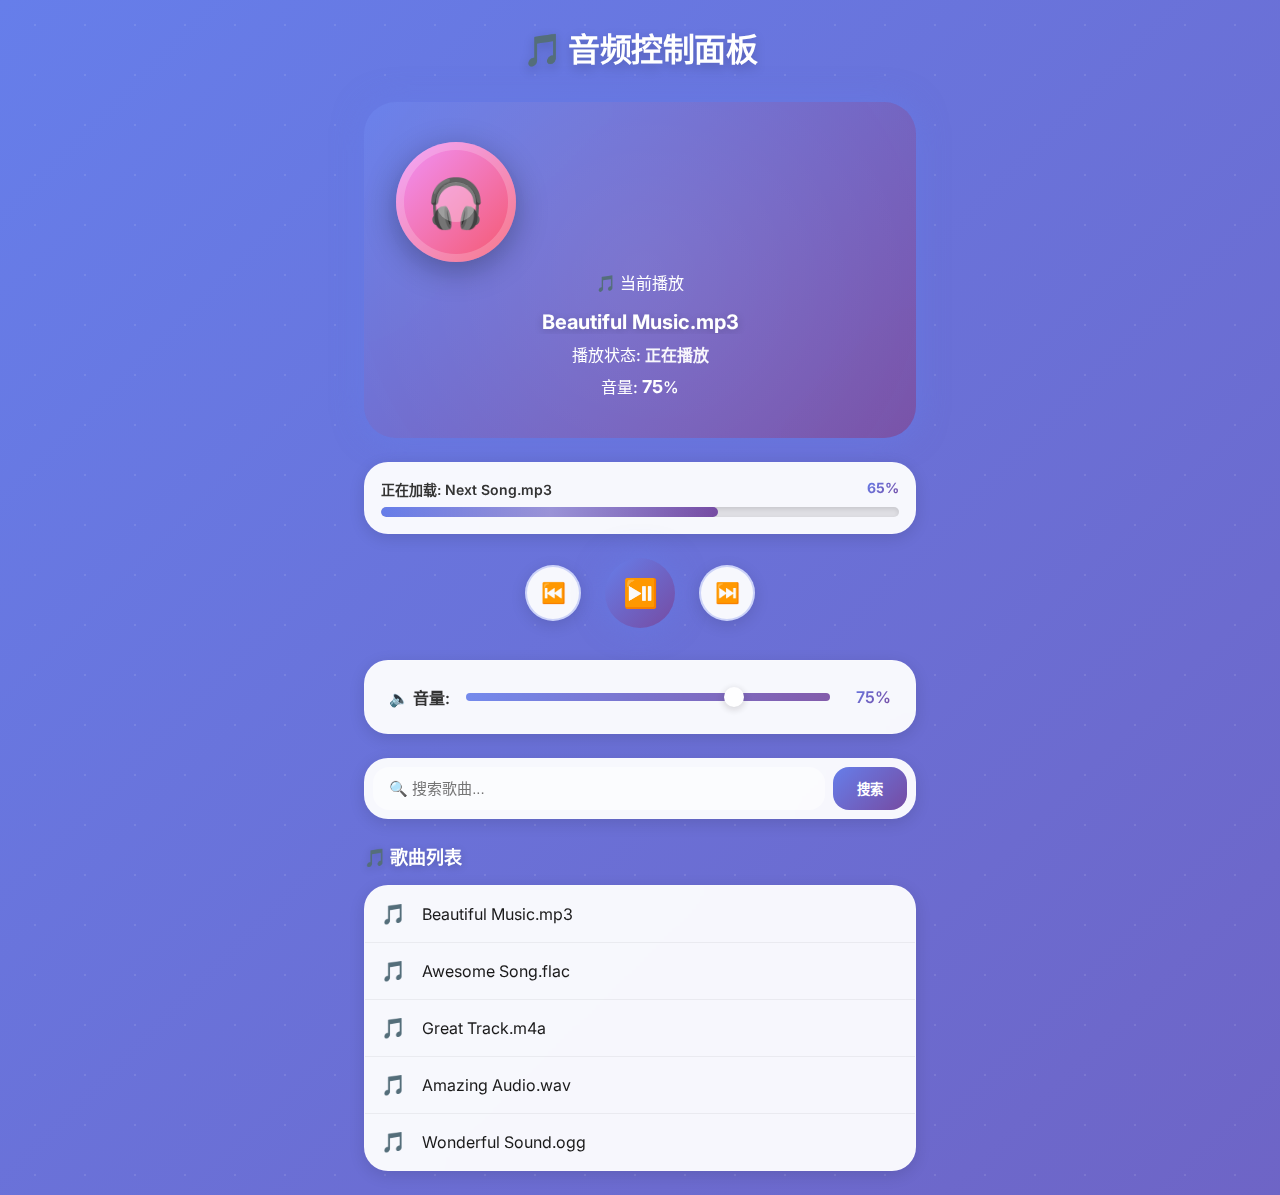
<file: premium_ui_demo.html>
<!DOCTYPE html>
<html lang="zh-CN">
<head>
    <meta charset="UTF-8">
    <meta name="viewport" content="width=device-width, initial-scale=1.0">
    <title>🎵 音频控制面板 - Premium Edition</title>
    <link rel="preconnect" href="https://fonts.googleapis.com">
    <link rel="preconnect" href="https://fonts.gstatic.com" crossorigin>
    <link href="https://fonts.googleapis.com/css2?family=Inter:wght@400;500;600;700;800&display=swap" rel="stylesheet">
    <style>
        /* 获奖级别UI设计 - 现代音乐播放器 */
        
        /* CSS变量系统 */
        :root {
            /* 高级配色 */
            --primary-gradient: linear-gradient(135deg, #667eea 0%, #764ba2 100%);
            --secondary-gradient: linear-gradient(135deg, #f093fb 0%, #f5576c 100%);
            --success-gradient: linear-gradient(135deg, #4facfe 0%, #00f2fe 100%);
            --dark-gradient: linear-gradient(135deg, #2d3561 0%, #1f2041 100%);
            
            /* 玻璃态效果 */
            --glass-bg: rgba(255, 255, 255, 0.95);
            --glass-border: rgba(255, 255, 255, 0.18);
            --glass-shadow: 0 8px 32px 0 rgba(31, 38, 135, 0.15);
            
            /* 间距系统 */
            --spacing-xs: 4px;
            --spacing-sm: 8px;
            --spacing-md: 16px;
            --spacing-lg: 24px;
            --spacing-xl: 32px;
            
            /* 圆角系统 */
            --radius-sm: 8px;
            --radius-md: 16px;
            --radius-lg: 24px;
            --radius-xl: 32px;
            --radius-full: 9999px;
            
            /* 阴影系统 */
            --shadow-sm: 0 2px 8px rgba(0,0,0,0.08);
            --shadow-md: 0 4px 16px rgba(0,0,0,0.12);
            --shadow-lg: 0 8px 32px rgba(0,0,0,0.16);
            --shadow-xl: 0 12px 48px rgba(0,0,0,0.20);
            --shadow-glow: 0 0 30px rgba(102, 126, 234, 0.5);
            --shadow-glow-pink: 0 0 30px rgba(240, 147, 251, 0.5);
        }
        
        /* 关键帧动画 */
        @keyframes float {
            0%, 100% { transform: translateY(0px); }
            50% { transform: translateY(-10px); }
        }
        
        @keyframes pulse {
            0%, 100% { 
                transform: scale(1);
                box-shadow: 0 0 0 0 rgba(102, 126, 234, 0.7);
            }
            50% { 
                transform: scale(1.05);
                box-shadow: 0 0 0 10px rgba(102, 126, 234, 0);
            }
        }
        
        @keyframes fadeInUp {
            from {
                opacity: 0;
                transform: translateY(30px);
            }
            to {
                opacity: 1;
                transform: translateY(0);
            }
        }
        
        @keyframes slideInRight {
            from {
                opacity: 0;
                transform: translateX(30px);
            }
            to {
                opacity: 1;
                transform: translateX(0);
            }
        }
        
        @keyframes rotate {
            from { transform: rotate(0deg); }
            to { transform: rotate(360deg); }
        }
        
        @keyframes shimmer {
            0% { background-position: -1000px 0; }
            100% { background-position: 1000px 0; }
        }
        
        @keyframes gradientShift {
            0% { background-position: 0% 50%; }
            50% { background-position: 100% 50%; }
            100% { background-position: 0% 50%; }
        }
        
        /* 基础样式 */
        * {
            margin: 0;
            padding: 0;
            box-sizing: border-box;
        }
        
        body {
            font-family: 'Inter', -apple-system, BlinkMacSystemFont, 'Segoe UI', Roboto, sans-serif;
            background: linear-gradient(135deg, #667eea 0%, #764ba2 50%, #f093fb 100%);
            background-size: 400% 400%;
            animation: gradientShift 15s ease infinite;
            color: #1a1a1a;
            max-width: 600px;
            margin: 0 auto;
            padding: var(--spacing-lg);
            min-height: 100vh;
            position: relative;
        }
        
        /* 背景装饰 */
        body::before {
            content: '';
            position: fixed;
            top: -50%;
            left: -50%;
            width: 200%;
            height: 200%;
            background: radial-gradient(circle, rgba(255,255,255,0.1) 1px, transparent 1px);
            background-size: 50px 50px;
            animation: float 20s ease-in-out infinite;
            pointer-events: none;
            z-index: 0;
        }
        
        .container {
            position: relative;
            z-index: 1;
            animation: fadeInUp 0.8s ease-out;
        }
        
        h1 {
            text-align: center;
            color: white;
            font-size: 32px;
            margin-bottom: var(--spacing-xl);
            font-weight: 800;
            letter-spacing: -0.5px;
            text-shadow: 0 4px 12px rgba(0,0,0,0.2);
            animation: fadeInUp 0.6s ease-out;
        }
        
        /* 玻璃态卡片 */
        .glass-card {
            background: var(--glass-bg);
            backdrop-filter: blur(20px);
            -webkit-backdrop-filter: blur(20px);
            border-radius: var(--radius-xl);
            border: 1px solid var(--glass-border);
            box-shadow: var(--glass-shadow);
            padding: var(--spacing-lg);
            margin-bottom: var(--spacing-lg);
            transition: all 0.4s cubic-bezier(0.4, 0, 0.2, 1);
        }
        
        .glass-card:hover {
            transform: translateY(-4px);
            box-shadow: 0 12px 48px 0 rgba(31, 38, 135, 0.25);
        }
        
        /* 音乐信息卡片 - 带封面 */
        .status {
            background: linear-gradient(135deg, rgba(102, 126, 234, 0.95) 0%, rgba(118, 75, 162, 0.95) 100%);
            backdrop-filter: blur(20px);
            -webkit-backdrop-filter: blur(20px);
            color: white;
            padding: var(--spacing-xl);
            border-radius: var(--radius-xl);
            margin-bottom: var(--spacing-lg);
            text-align: center;
            box-shadow: var(--shadow-glow);
            position: relative;
            overflow: hidden;
            animation: fadeInUp 0.8s ease-out 0.2s both;
        }
        
        .status::before {
            content: '';
            position: absolute;
            top: -50%;
            left: -50%;
            width: 200%;
            height: 200%;
            background: radial-gradient(circle, rgba(255,255,255,0.1) 0%, transparent 70%);
            animation: rotate 20s linear infinite;
        }
        
        .status-content {
            position: relative;
            z-index: 1;
        }
        
        /* 虚拟音乐封面 */
        .album-cover {
            width: 120px;
            height: 120px;
            margin: 0 auto var(--spacing-md);
            border-radius: var(--radius-full);
            background: linear-gradient(135deg, #f093fb 0%, #f5576c 100%);
            box-shadow: 0 8px 32px rgba(0,0,0,0.3), inset 0 0 0 8px rgba(255,255,255,0.2);
            display: flex;
            align-items: center;
            justify-content: center;
            font-size: 48px;
            position: relative;
            animation: pulse 3s ease-in-out infinite;
        }
        
        .album-cover::after {
            content: '';
            position: absolute;
            width: 40px;
            height: 40px;
            background: rgba(255,255,255,0.3);
            border-radius: 50%;
        }
        
        .status div {
            margin: var(--spacing-sm) 0;
            font-weight: 500;
        }
        
        #current-file {
            font-size: 20px;
            font-weight: 700;
            margin-top: var(--spacing-md);
            white-space: nowrap;
            overflow: hidden;
            text-overflow: ellipsis;
            text-shadow: 0 2px 8px rgba(0,0,0,0.2);
        }
        
        #play-status {
            font-size: 16px;
            opacity: 0.95;
            font-weight: 600;
        }
        
        #volume {
            font-weight: 700;
            font-size: 18px;
        }
        
        /* 下载进度条样式 - 增强版 */
        .progress-container {
            background: var(--glass-bg);
            backdrop-filter: blur(20px);
            -webkit-backdrop-filter: blur(20px);
            border-radius: var(--radius-lg);
            padding: var(--spacing-md);
            margin-bottom: var(--spacing-lg);
            border: 1px solid var(--glass-border);
            box-shadow: var(--shadow-md);
            animation: slideInRight 0.5s ease-out;
        }
        
        .progress-info {
            display: flex;
            justify-content: space-between;
            margin-bottom: var(--spacing-sm);
            font-size: 14px;
            color: #333;
            font-weight: 600;
        }
        
        .progress-filename {
            flex: 1;
            white-space: nowrap;
            overflow: hidden;
            text-overflow: ellipsis;
            margin-right: var(--spacing-md);
        }
        
        .progress-percent {
            font-weight: 700;
            background: var(--primary-gradient);
            -webkit-background-clip: text;
            -webkit-text-fill-color: transparent;
            background-clip: text;
        }
        
        .progress-bar-bg {
            height: 10px;
            background: rgba(0,0,0,0.1);
            border-radius: var(--radius-full);
            overflow: hidden;
            box-shadow: inset 0 2px 4px rgba(0,0,0,0.1);
            position: relative;
        }
        
        .progress-bar-fill {
            height: 100%;
            background: var(--primary-gradient);
            transition: width 0.3s cubic-bezier(0.4, 0, 0.2, 1);
            width: 65%;
            border-radius: var(--radius-full);
            position: relative;
            overflow: hidden;
        }
        
        .progress-bar-fill::after {
            content: '';
            position: absolute;
            top: 0;
            left: 0;
            bottom: 0;
            right: 0;
            background: linear-gradient(90deg, transparent, rgba(255,255,255,0.3), transparent);
            animation: shimmer 2s infinite;
        }
        
        /* 控制按钮区域 */
        .controls {
            display: flex;
            justify-content: center;
            align-items: center;
            gap: var(--spacing-lg);
            margin-bottom: var(--spacing-xl);
            animation: fadeInUp 1s ease-out 0.4s both;
        }
        
        .control-btn {
            border: none;
            border-radius: var(--radius-full);
            cursor: pointer;
            display: flex;
            align-items: center;
            justify-content: center;
            transition: all 0.3s cubic-bezier(0.4, 0, 0.2, 1);
            font-size: 24px;
            position: relative;
            overflow: hidden;
        }
        
        .control-btn::before {
            content: '';
            position: absolute;
            top: 50%;
            left: 50%;
            width: 0;
            height: 0;
            border-radius: 50%;
            background: rgba(255,255,255,0.3);
            transform: translate(-50%, -50%);
            transition: width 0.6s, height 0.6s;
        }
        
        .control-btn:active::before {
            width: 300px;
            height: 300px;
        }
        
        .control-btn.primary {
            background: var(--primary-gradient);
            color: white;
            width: 70px;
            height: 70px;
            font-size: 28px;
            box-shadow: var(--shadow-glow);
        }
        
        .control-btn.primary:hover {
            transform: scale(1.1);
            box-shadow: 0 0 40px rgba(102, 126, 234, 0.6);
        }
        
        .control-btn.primary:active {
            transform: scale(0.95);
        }
        
        .control-btn.secondary {
            background: var(--glass-bg);
            backdrop-filter: blur(10px);
            color: #667eea;
            width: 56px;
            height: 56px;
            font-size: 20px;
            border: 2px solid rgba(102, 126, 234, 0.3);
            box-shadow: var(--shadow-md);
        }
        
        .control-btn.secondary:hover {
            transform: scale(1.05);
            border-color: rgba(102, 126, 234, 0.6);
            box-shadow: var(--shadow-lg);
        }
        
        .control-btn.secondary:active {
            transform: scale(0.95);
        }
        
        /* 音量控制 */
        .volume-control {
            background: var(--glass-bg);
            backdrop-filter: blur(20px);
            padding: var(--spacing-lg);
            border-radius: var(--radius-lg);
            margin-bottom: var(--spacing-lg);
            display: flex;
            align-items: center;
            gap: var(--spacing-md);
            border: 1px solid var(--glass-border);
            box-shadow: var(--shadow-md);
            animation: fadeInUp 1.2s ease-out 0.6s both;
        }
        
        .volume-control span {
            font-weight: 600;
            color: #333;
            white-space: nowrap;
        }
        
        .volume-slider {
            flex: 1;
            -webkit-appearance: none;
            height: 8px;
            border-radius: var(--radius-full);
            background: linear-gradient(to right, #667eea 0%, #764ba2 100%);
            outline: none;
            opacity: 0.9;
            transition: opacity 0.3s;
        }
        
        .volume-slider:hover {
            opacity: 1;
        }
        
        .volume-slider::-webkit-slider-thumb {
            -webkit-appearance: none;
            appearance: none;
            width: 20px;
            height: 20px;
            border-radius: 50%;
            background: white;
            cursor: pointer;
            box-shadow: 0 2px 8px rgba(0,0,0,0.2);
            transition: all 0.3s;
        }
        
        .volume-slider::-webkit-slider-thumb:hover {
            transform: scale(1.2);
            box-shadow: 0 4px 12px rgba(102, 126, 234, 0.4);
        }
        
        .volume-slider::-moz-range-thumb {
            width: 20px;
            height: 20px;
            border-radius: 50%;
            background: white;
            cursor: pointer;
            border: none;
            box-shadow: 0 2px 8px rgba(0,0,0,0.2);
            transition: all 0.3s;
        }
        
        .volume-slider::-moz-range-thumb:hover {
            transform: scale(1.2);
            box-shadow: 0 4px 12px rgba(102, 126, 234, 0.4);
        }
        
        .volume-value {
            min-width: 45px;
            text-align: right;
            font-weight: 700;
            background: var(--primary-gradient);
            -webkit-background-clip: text;
            -webkit-text-fill-color: transparent;
            background-clip: text;
            font-size: 16px;
        }
        
        /* 搜索框 */
        .search-box {
            background: var(--glass-bg);
            backdrop-filter: blur(20px);
            border-radius: var(--radius-lg);
            padding: var(--spacing-sm);
            margin-bottom: var(--spacing-lg);
            border: 1px solid var(--glass-border);
            box-shadow: var(--shadow-md);
            display: flex;
            gap: var(--spacing-sm);
            animation: fadeInUp 1.4s ease-out 0.8s both;
        }
        
        .search-box input {
            flex: 1;
            padding: 12px 16px;
            border: none;
            border-radius: var(--radius-md);
            font-size: 15px;
            background: rgba(255,255,255,0.5);
            transition: all 0.3s;
        }
        
        .search-box input:focus {
            outline: none;
            background: rgba(255,255,255,0.8);
            box-shadow: 0 0 0 3px rgba(102, 126, 234, 0.2);
        }
        
        .search-box button {
            background: var(--primary-gradient);
            color: white;
            border: none;
            border-radius: var(--radius-md);
            padding: 12px 24px;
            cursor: pointer;
            font-weight: 600;
            transition: all 0.3s;
        }
        
        .search-box button:hover {
            transform: translateY(-2px);
            box-shadow: var(--shadow-md);
        }
        
        .search-box button:active {
            transform: translateY(0);
        }
        
        /* 文件列表 */
        .file-list {
            animation: fadeInUp 1.6s ease-out 1s both;
        }
        
        .file-list h3 {
            font-size: 18px;
            margin-bottom: var(--spacing-md);
            color: white;
            font-weight: 700;
            text-shadow: 0 2px 8px rgba(0,0,0,0.2);
        }
        
        .file-items {
            background: var(--glass-bg);
            backdrop-filter: blur(20px);
            border-radius: var(--radius-lg);
            border: 1px solid var(--glass-border);
            box-shadow: var(--shadow-md);
            max-height: 300px;
            overflow-y: auto;
        }
        
        .file-item {
            padding: 16px;
            border-bottom: 1px solid rgba(0,0,0,0.05);
            cursor: pointer;
            transition: all 0.3s;
            display: flex;
            align-items: center;
            gap: var(--spacing-md);
        }
        
        .file-item:last-child {
            border-bottom: none;
        }
        
        .file-item:hover {
            background: rgba(102, 126, 234, 0.1);
            padding-left: 24px;
        }
        
        .file-item::before {
            content: '🎵';
            font-size: 20px;
        }
        
        /* 响应式设计 */
        @media (max-width: 480px) {
            body {
                padding: var(--spacing-md);
            }
            
            h1 {
                font-size: 24px;
            }
            
            .control-btn.primary {
                width: 60px;
                height: 60px;
                font-size: 24px;
            }
            
            .control-btn.secondary {
                width: 48px;
                height: 48px;
                font-size: 18px;
            }
            
            .album-cover {
                width: 100px;
                height: 100px;
            }
        }
    </style>
</head>
<body>
    <div class="container">
        <h1>🎵 音频控制面板</h1>
        
        <!-- 音乐信息卡片 -->
        <div class="status">
            <div class="status-content">
                <div class="album-cover">🎧</div>
                <div>🎵 当前播放</div>
                <div id="current-file">Beautiful Music.mp3</div>
                <div>播放状态: <span id="play-status">正在播放</span></div>
                <div>音量: <span id="volume">75</span>%</div>
            </div>
        </div>
        
        <!-- 下载进度条 -->
        <div class="progress-container">
            <div class="progress-info">
                <span class="progress-filename">正在加载: Next Song.mp3</span>
                <span class="progress-percent">65%</span>
            </div>
            <div class="progress-bar-bg">
                <div class="progress-bar-fill"></div>
            </div>
        </div>
        
        <!-- 控制按钮 -->
        <div class="controls">
            <button class="control-btn secondary">⏮️</button>
            <button class="control-btn primary">⏯️</button>
            <button class="control-btn secondary">⏭️</button>
        </div>
        
        <!-- 音量控制 -->
        <div class="volume-control glass-card">
            <span>🔈 音量:</span>
            <input type="range" class="volume-slider" min="0" max="100" value="75">
            <span class="volume-value">75%</span>
        </div>
        
        <!-- 搜索框 -->
        <div class="search-box">
            <input type="text" placeholder="🔍 搜索歌曲...">
            <button>搜索</button>
        </div>
        
        <!-- 文件列表 -->
        <div class="file-list">
            <h3>🎵 歌曲列表</h3>
            <div class="file-items">
                <div class="file-item">Beautiful Music.mp3</div>
                <div class="file-item">Awesome Song.flac</div>
                <div class="file-item">Great Track.m4a</div>
                <div class="file-item">Amazing Audio.wav</div>
                <div class="file-item">Wonderful Sound.ogg</div>
            </div>
        </div>
    </div>
    
    <script>
        // 音量滑块交互
        const volumeSlider = document.querySelector('.volume-slider');
        const volumeValue = document.querySelector('.volume-value');
        
        volumeSlider.addEventListener('input', (e) => {
            volumeValue.textContent = e.target.value + '%';
        });
        
        // 按钮点击效果
        document.querySelectorAll('.control-btn, .search-box button').forEach(btn => {
            btn.addEventListener('click', function() {
                this.style.transform = 'scale(0.95)';
                setTimeout(() => {
                    this.style.transform = '';
                }, 150);
            });
        });
    </script>
</body>
</html>
</file>
